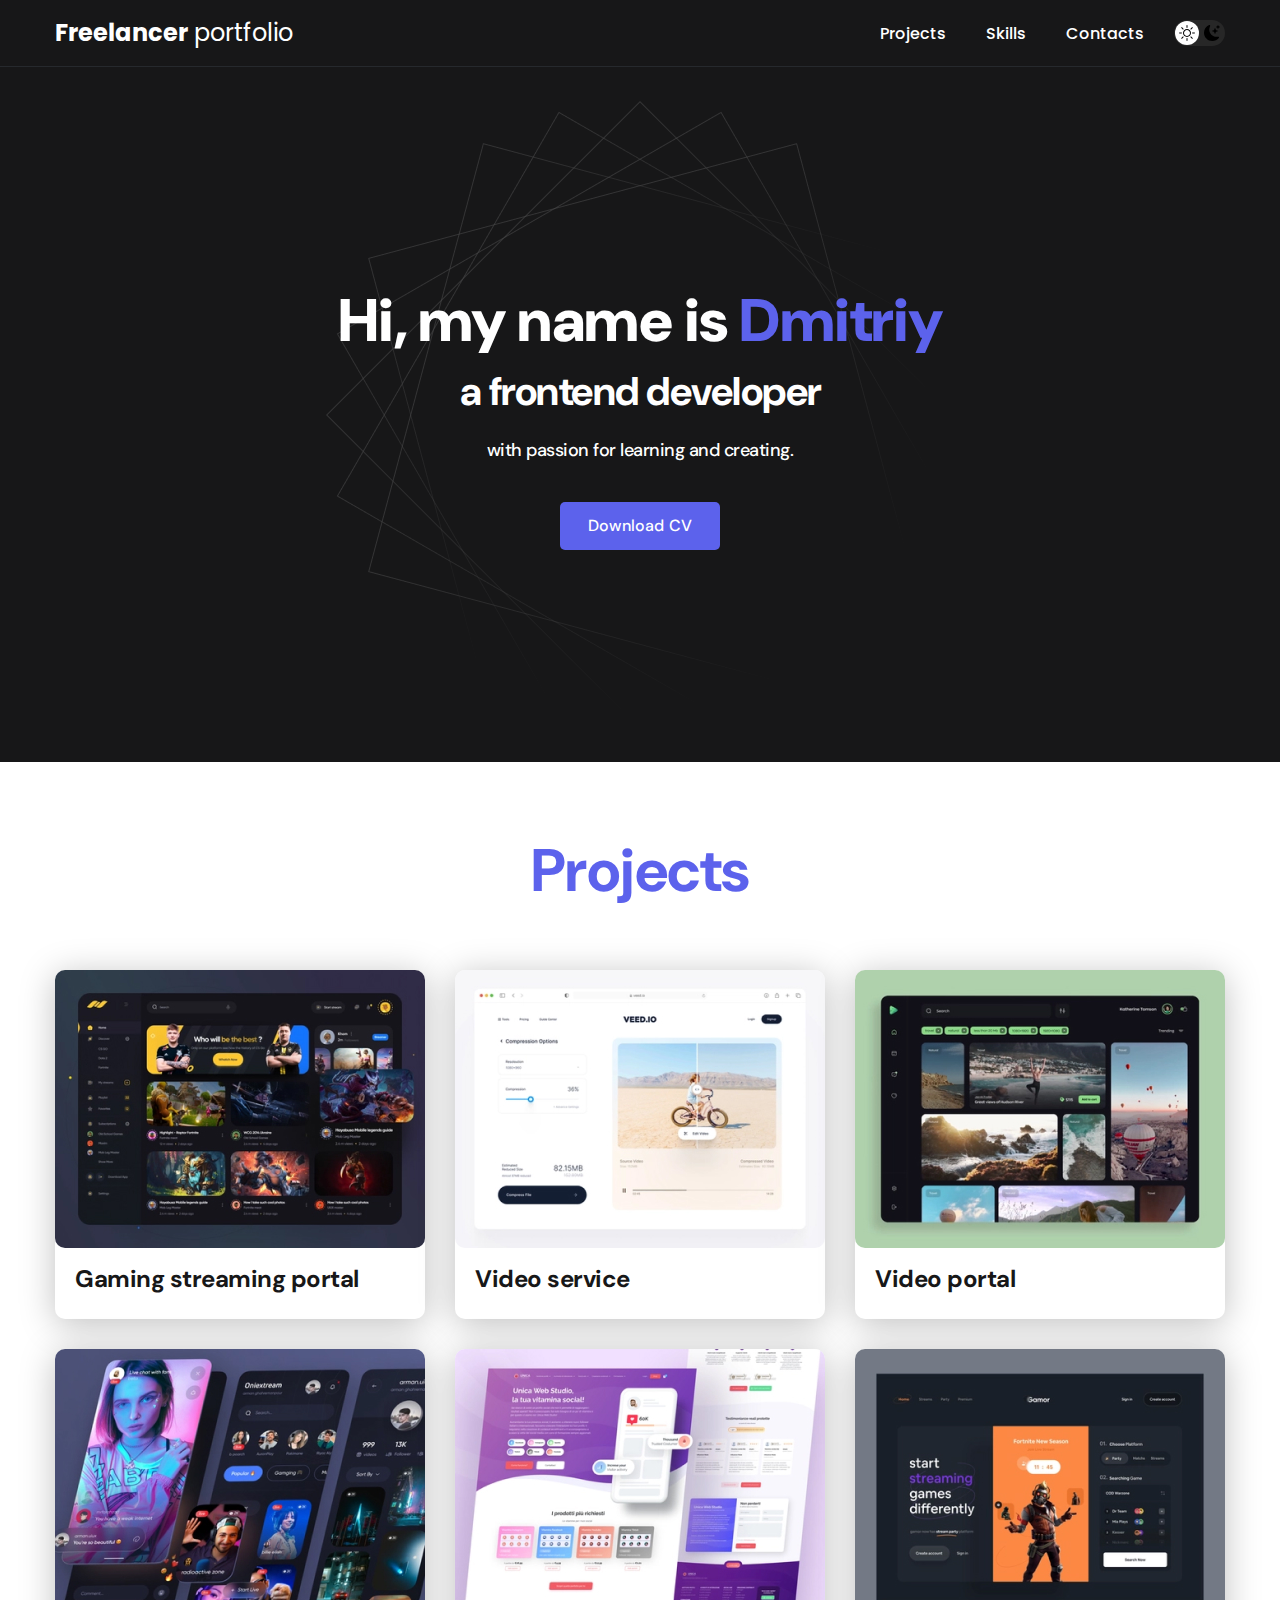
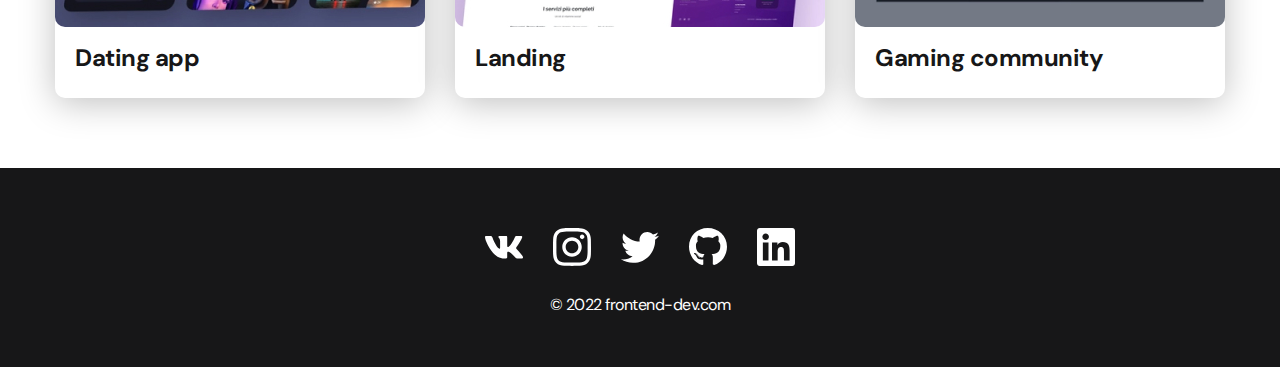
<file: index.html>
<!DOCTYPE html>
<html lang="en">

<head>
	<meta charset="UTF-8">
	<meta name="viewport" content="width=device-width, initial-scale=1.0">
	<title>Freelancer portfolio</title>
	<link rel="stylesheet" href="./css/main.css">
	<script src="./js/main.js" defer></script>
</head>

<body>
	<nav class="nav">
		<div class="container">
			<div class="nav-row">
				<a href="./index.html" class="logo"><strong>Freelancer</strong> portfolio</a>
				<button class="dark-mode-btn">
					<img src="./img/icons/sun.svg" alt="Light mode" class="dark-mode-btn__icon">
					<img src="./img/icons/moon.svg" alt="Light mode" class="dark-mode-btn__icon">
				</button>
				<ul class="nav-list">
					<li class="nav-list__item"><a href="./project-page.html" class="nav-list__link">Projects</a>
					</li>
					<li class="nav-list__item"><a href="./skills.html" class="nav-list__link">Skills</a></li>
					<li class="nav-list__itemm"><a href="./contacts.html" class="nav-list__link">Contacts</a></li>
				</ul>
			</div>
		</div>
	</nav>

	<header class="header">
		<div class="container header-container">
			<h1 class="header-title"><strong>Hi, my name is <span>Dmitriy</span></strong><br>
				a frontend developer
			</h1>
			<div class="header-text">
				<p>with passion for learning and creating.</p>
			</div>
			<a href="#!" class="header-btn">Download CV</a>
		</div>
	</header>

	<main class="section">
		<div class="container">
			<h2 class="section-title">Projects</h2>
			<ul class="projects">
				<li class="project">
					<a href="./project-page.html" class="project-link">
						<img src="./img/projects/01.jpg" alt="Gaming streaming portal" class="project-img">
						<h3 class="project-title">Gaming streaming portal</h3>
					</a>
				</li>
				<li class="project">
					<a href="./project-page.html" class="project-link">
						<img src="./img/projects/02.jpg" alt="Video service" class="project-img">
						<h3 class="project-title">Video service</h3>
					</a>
				</li>
				<li class="project">
					<a href="./project-page.html" class="project-link">
						<img src="./img/projects/03.jpg" alt="Video portal" class="project-img">
						<h3 class="project-title">Video portal</h3>
					</a>
				</li>
				<li class="project">
					<a href="./project-page.html" class="project-link">
						<img src="./img/projects/04.jpg" alt="Dating app" class="project-img">
						<h3 class="project-title">Dating app</h3>
					</a>
				</li>
				<li class="project">
					<a href="./project-page.html" class="project-link">
						<img src="./img/projects/05.jpg" alt="Landing" class="project-img">
						<h3 class="project-title">Landing</h3>
					</a>
				</li>
				<li class="project">
					<a href="./project-page.html" class="project-link">
						<img src="./img/projects/06.jpg" alt="Gaming community" class="project-img">
						<h3 class="project-title">Gaming community</h3>
					</a>
				</li>
			</ul>
		</div>
	</main>

	<footer class="footer">
		<div class="container footer-container">
			<ul class="social-list">
				<li class="social-item">
					<a href="#!" class="social-item__link">
						<img src="./img/icons/vk.svg" alt="VK">
					</a>
				</li>
				<li class="social-item">
					<a href="#!" class="social-item__link">
						<img src="./img/icons/instagram.svg" alt="Instagram">
					</a>
				</li>
				<li class="social-item">
					<a href="#!" class="social-item__link">
						<img src="./img/icons/twitter.svg" alt="Twitter">
					</a>
				</li>
				<li class="social-item">
					<a href="#!" class="social-item__link">
						<img src="./img/icons/gitHub.svg" alt="GitHub">
					</a>
				</li>
				<li class="social-item">
					<a href="#!" class="social-item__link">
						<img src="./img/icons/linkedIn.svg" alt="LinkedIn">
					</a>
				</li>
			</ul>
			<div class="copyright">
				<p>© 2022 frontend-dev.com</p>
			</div>
		</div>
	</footer>
</body>

</html>
</file>
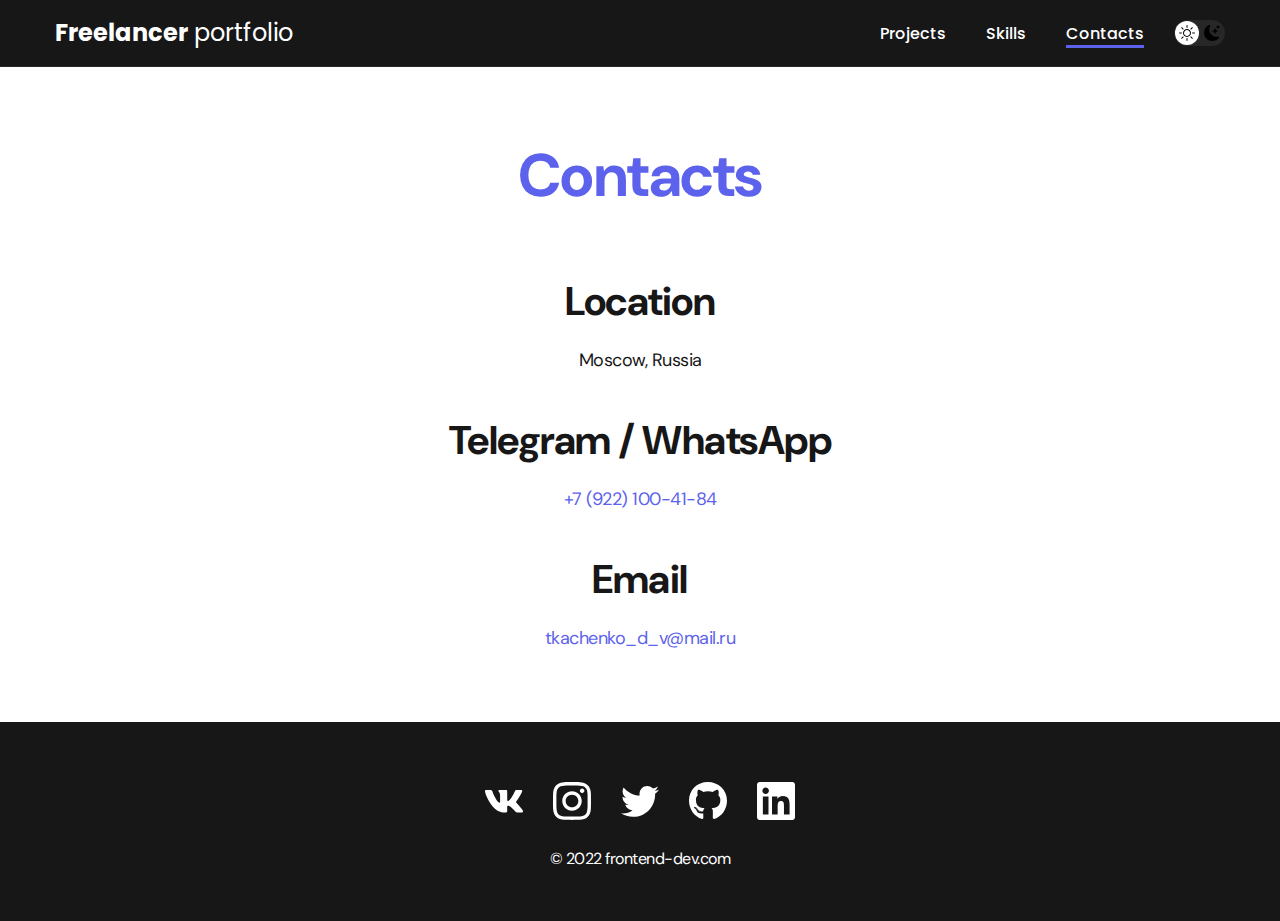
<file: contacts.html>
<!DOCTYPE html>
<html lang="en">

<head>
	<meta charset="UTF-8">
	<meta name="viewport" content="width=device-width, initial-scale=1.0">
	<title>Freelancer portfolio</title>
	<link rel="stylesheet" href="./css/main.css">
	<script src="./js/main.js" defer></script>
</head>

<body>
	<nav class="nav">
		<div class="container">
			<div class="nav-row">
				<a href="./index.html" class="logo"><strong>Freelancer</strong> portfolio</a>
				<button class="dark-mode-btn">
					<img src="./img/icons/sun.svg" alt="Light mode" class="dark-mode-btn__icon">
					<img src="./img/icons/moon.svg" alt="Light mode" class="dark-mode-btn__icon">
				</button>
				<ul class="nav-list">
					<li class="nav-list__item"><a href="./project-page.html" class="nav-list__link">Projects</a>
					</li>
					<li class="nav-list__item"><a href="./skills.html" class="nav-list__link">Skills</a>
					</li>
					<li class="nav-list__itemm"><a href="./contacts.html" class="nav-list__link nav-list__link--active">Contacts</a></li>
				</ul>
			</div>
		</div>
	</nav>

	<main class="section">
		<div class="container">
			<h1 class="section-title">Contacts</h1>
			<ul class="content-list">
				<li class="content-list__item">
					<h2 class="section-subtitle">Location</h2>
					<p>Moscow, Russia</p>
				</li>
				<li class="content-list__item">
					<h2 class="section-subtitle">Telegram / WhatsApp</h2>
					<p><a href="tel: +7 (922) 100-41-84" class="tel-link">+7 (922) 100-41-84</a></p>
				</li>
				<li class="content-list__item">
					<h2 class="section-subtitle">Email</h2>
					<p><a href="mailto: tkachenko_d_v@mail.ru?subject=Предложение о сотрудничестве">tkachenko_d_v@mail.ru</a></p>
				</li>
			</ul>
		</div>
	</main>

	<footer class="footer">
		<div class="container footer-container">
			<ul class="social-list">
				<li class="social-item">
					<a href="#!" class="social-item__link">
						<img src="./img/icons/vk.svg" alt="VK">
					</a>
				</li>
				<li class="social-item">
					<a href="#!" class="social-item__link">
						<img src="./img/icons/instagram.svg" alt="Instagram">
					</a>
				</li>
				<li class="social-item">
					<a href="#!" class="social-item__link">
						<img src="./img/icons/twitter.svg" alt="Twitter">
					</a>
				</li>
				<li class="social-item">
					<a href="#!" class="social-item__link">
						<img src="./img/icons/gitHub.svg" alt="GitHub">
					</a>
				</li>
				<li class="social-item">
					<a href="#!" class="social-item__link">
						<img src="./img/icons/linkedIn.svg" alt="LinkedIn">
					</a>
				</li>
			</ul>
			<div class="copyright">
				<p>© 2022 frontend-dev.com</p>
			</div>
		</div>
	</footer>
</body>

</html>
</file>
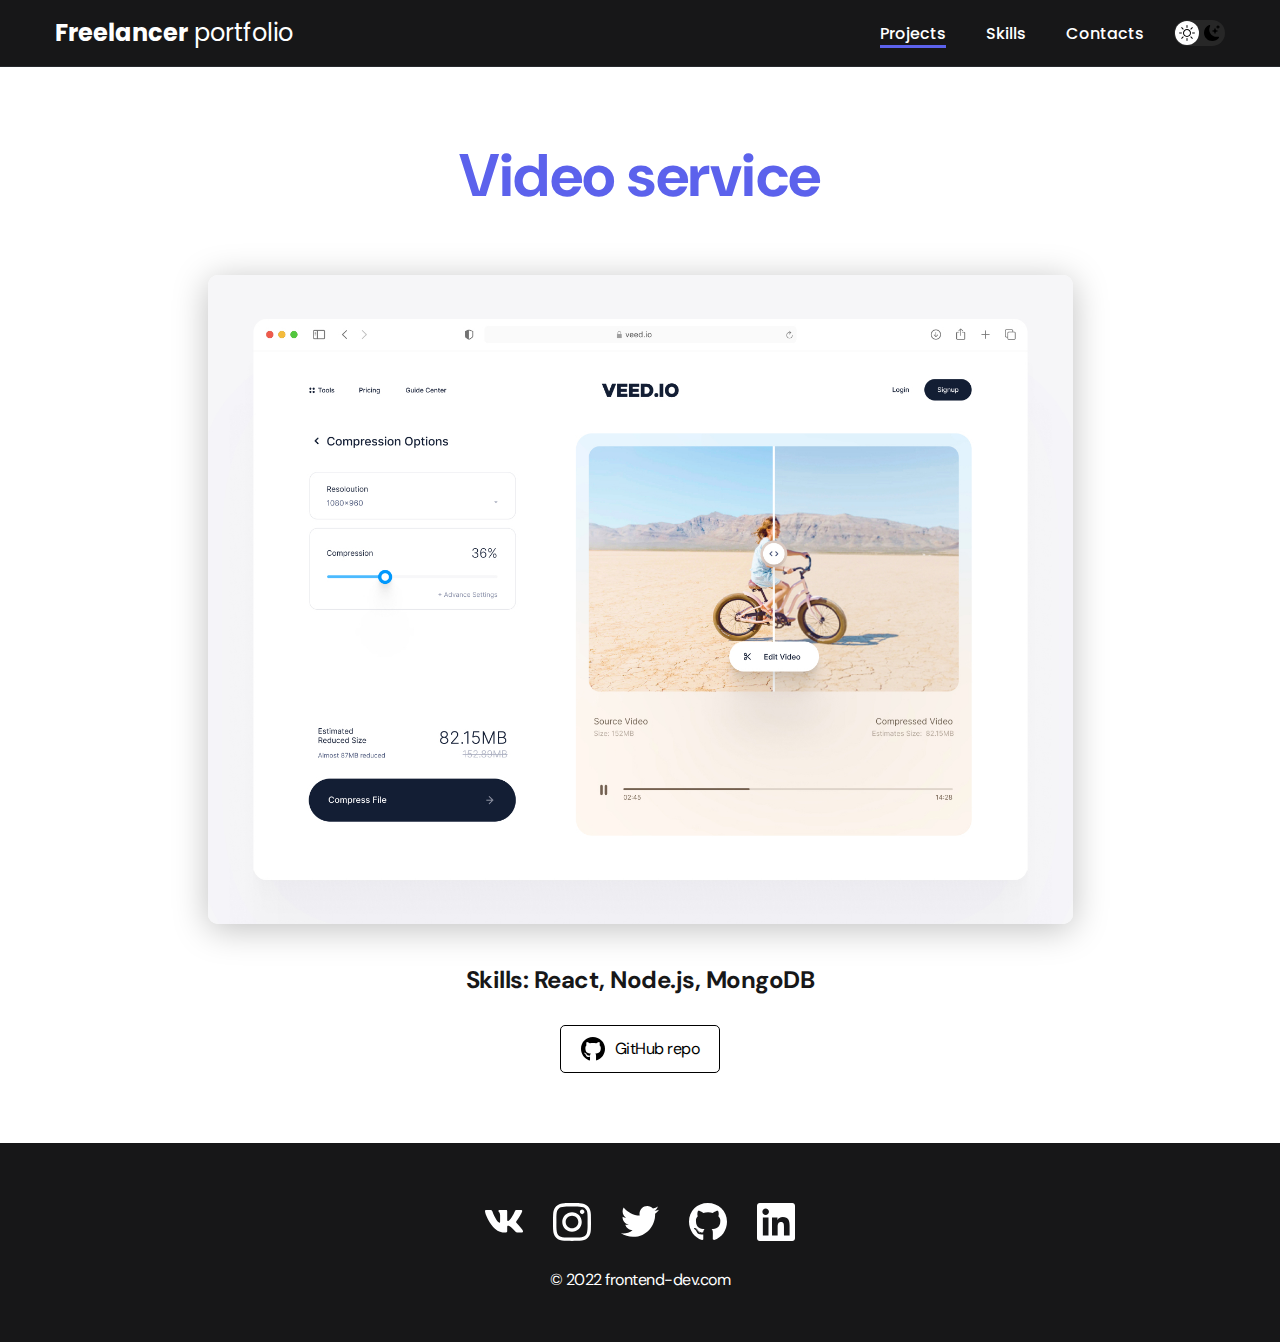
<file: project-page.html>
<!DOCTYPE html>
<html lang="en">

<head>
	<meta charset="UTF-8">
	<meta name="viewport" content="width=device-width, initial-scale=1.0">
	<title>Freelancer portfolio</title>
	<link rel="stylesheet" href="./css/main.css">
	<script src="./js/main.js" defer></script>
</head>

<body>
	<nav class="nav">
		<div class="container">
			<div class="nav-row">
				<a href="./index.html" class="logo"><strong>Freelancer</strong> portfolio</a>
				<button class="dark-mode-btn">
					<img src="./img/icons/sun.svg" alt="Light mode" class="dark-mode-btn__icon">
					<img src="./img/icons/moon.svg" alt="Light mode" class="dark-mode-btn__icon">
				</button>
				<ul class="nav-list">
					<li class="nav-list__item"><a href="./project-page.html"
							class="nav-list__link nav-list__link--active">Projects</a>
					</li>
					<li class="nav-list__item"><a href="./skills.html" class="nav-list__link">Skills</a></li>
					<li class="nav-list__itemm"><a href="./contacts.html" class="nav-list__link">Contacts</a></li>
				</ul>
			</div>
		</div>
	</nav>

	<main class="section">
		<div class="container">
			<div class="project-details">
				<h1 class="section-title">Video service</h1>
				<img src="./img/projects/02-big.jpg" alt="Video service" class="project-details__cover">
				<div class="project-details__desc">
					<p>Skills: React, Node.js, MongoDB</p>
				</div>
				<a href="#!" class="btn-outline">
					<img src="./img/icons/gitHub-black.svg" alt="GitHub">
					GitHub repo
				</a>
			</div>
		</div>
	</main>

	<footer class="footer">
		<div class="container footer-container">
			<ul class="social-list">
				<li class="social-item">
					<a href="#!" class="social-item__link">
						<img src="./img/icons/vk.svg" alt="VK">
					</a>
				</li>
				<li class="social-item">
					<a href="#!" class="social-item__link">
						<img src="./img/icons/instagram.svg" alt="Instagram">
					</a>
				</li>
				<li class="social-item">
					<a href="#!" class="social-item__link">
						<img src="./img/icons/twitter.svg" alt="Twitter">
					</a>
				</li>
				<li class="social-item">
					<a href="#!" class="social-item__link">
						<img src="./img/icons/gitHub.svg" alt="GitHub">
					</a>
				</li>
				<li class="social-item">
					<a href="#!" class="social-item__link">
						<img src="./img/icons/linkedIn.svg" alt="LinkedIn">
					</a>
				</li>
			</ul>
			<div class="copyright">
				<p>© 2022 frontend-dev.com</p>
			</div>
		</div>
	</footer>
</body>

</html>
</file>
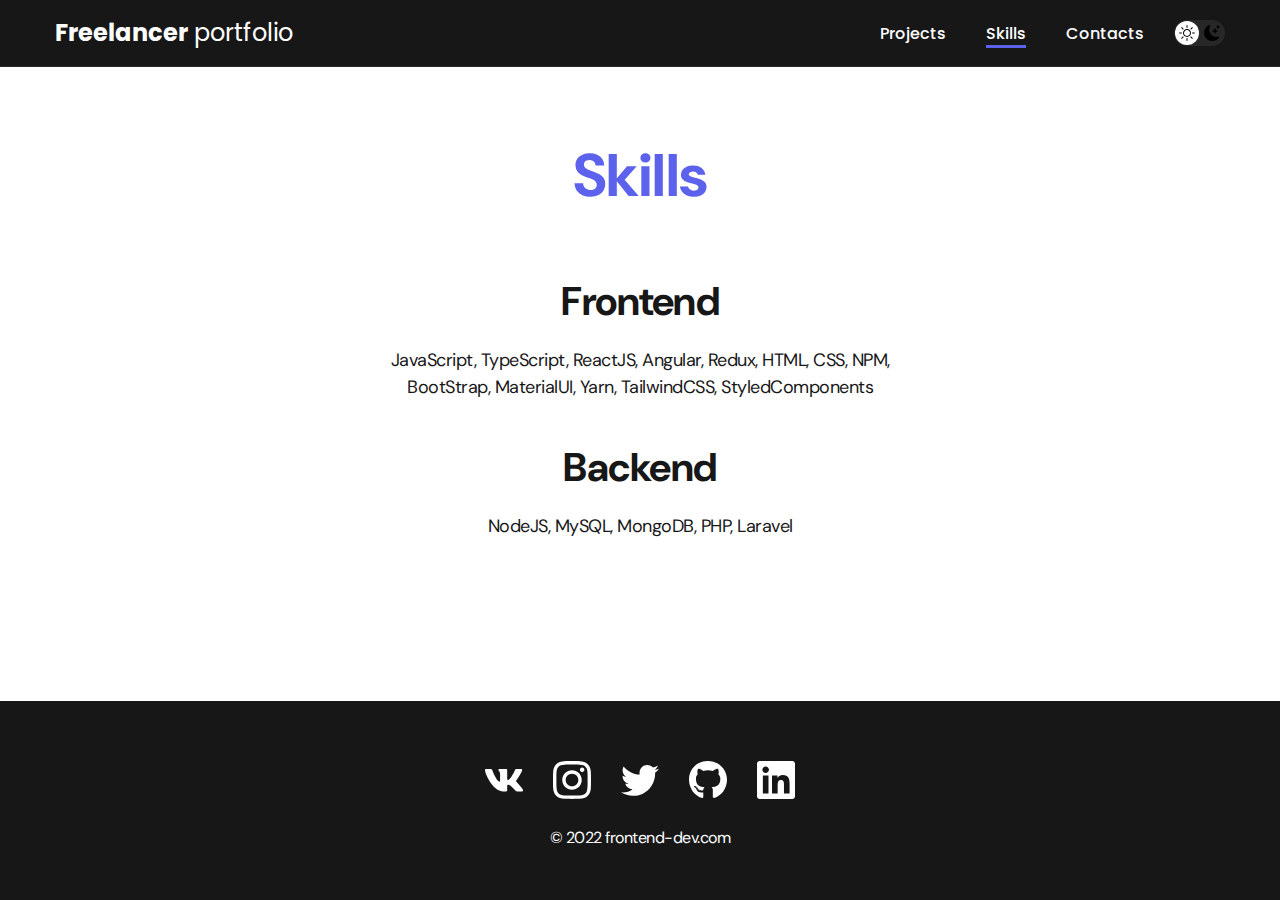
<file: skills.html>
<!DOCTYPE html>
<html lang="en">

<head>
	<meta charset="UTF-8">
	<meta name="viewport" content="width=device-width, initial-scale=1.0">
	<title>Freelancer portfolio</title>
	<link rel="stylesheet" href="./css/main.css">
	<script src="./js/main.js" defer></script>
</head>

<body>
	<nav class="nav">
		<div class="container">
			<div class="nav-row">
				<a href="./index.html" class="logo"><strong>Freelancer</strong> portfolio</a>
				<button class="dark-mode-btn">
					<img src="./img/icons/sun.svg" alt="Light mode" class="dark-mode-btn__icon">
					<img src="./img/icons/moon.svg" alt="Light mode" class="dark-mode-btn__icon">
				</button>
				<ul class="nav-list">
					<li class="nav-list__item"><a href="./project-page.html" class="nav-list__link">Projects</a>
					</li>
					<li class="nav-list__item"><a href="./skills.html" class="nav-list__link nav-list__link--active">Skills</a>
					</li>
					<li class="nav-list__itemm"><a href="./contacts.html" class="nav-list__link">Contacts</a></li>
				</ul>
			</div>
		</div>
	</nav>

	<main class="section">
		<div class="container">
			<h1 class="section-title">Skills</h1>
			<ul class="content-list">
				<li class="content-list__item">
					<h2 class="section-subtitle">Frontend</h2>
					<p>JavaScript, TypeScript, ReactJS, Angular, Redux, HTML, CSS, NPM, BootStrap, MaterialUI, Yarn, TailwindCSS,
						StyledComponents</p>
				</li>
				<li class="content-list__item">
					<h2 class="section-subtitle">Backend</h2>
					<p>NodeJS, MySQL, MongoDB, PHP, Laravel</p>
				</li>
			</ul>
		</div>
	</main>

	<footer class="footer">
		<div class="container footer-container">
			<ul class="social-list">
				<li class="social-item">
					<a href="#!" class="social-item__link">
						<img src="./img/icons/vk.svg" alt="VK">
					</a>
				</li>
				<li class="social-item">
					<a href="#!" class="social-item__link">
						<img src="./img/icons/instagram.svg" alt="Instagram">
					</a>
				</li>
				<li class="social-item">
					<a href="#!" class="social-item__link">
						<img src="./img/icons/twitter.svg" alt="Twitter">
					</a>
				</li>
				<li class="social-item">
					<a href="#!" class="social-item__link">
						<img src="./img/icons/gitHub.svg" alt="GitHub">
					</a>
				</li>
				<li class="social-item">
					<a href="#!" class="social-item__link">
						<img src="./img/icons/linkedIn.svg" alt="LinkedIn">
					</a>
				</li>
			</ul>
			<div class="copyright">
				<p>© 2022 frontend-dev.com</p>
			</div>
		</div>
	</footer>
</body>

</html>
</file>
<file: css/main.css>
@import "./reset.css";
@import url("https://fonts.googleapis.com/css2?family=DM+Sans:opsz,wght@9..40,400;9..40,500;9..40,700&family=Poppins:wght@400;500;700&display=swap");

/* 
font-family: 'DM Sans', sans-serif;
font-family: 'Poppins', sans-serif;
 */

 :root {
	--black: #171718;
	--black-border: #26292D;
	--white:	#fff;
	--purple: #5C62EC;

	--text-color: var(--black);
	--dark-bg: var(--black);
	--dark-border: var(--black-border);
	--header-text: var(--white);
	--accent: var(--purple);

	/* Light mode */

	--page-bg: var(--white);
	--text-color: var(--black);
	--project-card-bg: var(--white);
	--project-card-text: var(--black);
	--box-shadow: 0px 5px 35px 0px rgba(0, 0, 0, 0.25);

 }

 .dark {

	/* Dark mode */

	--page-bg: #252526;
	--text-color: var(--white);
	--project-card-bg: var(--black);
	--project-card-text: var(--white);
	--box-shadow: 0px 5px 35px 0px rgba(0, 0, 0, 0.8);
 }

 html, body {
	 display: flex;
	 flex-direction: column;
	min-height: 100vh;
	font-family: 'DM Sans', sans-serif;
	letter-spacing: -0.5px;
	background-color: var(--page-bg);
	color: var(--text-color);
 }

 .container {
	max-width: 1200px;
	padding: 0 15px;
	margin: 0 auto;
 }

 .none {
	display: none !important;
 }

 /* Nav */

 .nav	{
	padding: 20px 0;
	border-bottom: 1px solid var(--dark-border);
	background-color: var(--dark-bg);
	color: var(--header-text);
	letter-spacing: normal;
 }

 .nav-row {
	display: flex;
	justify-content: flex-end;
	align-items: center;
	column-gap: 30px;
	row-gap: 20px;
	flex-wrap: wrap;
 }

 .logo {
	margin-right: auto;
	color: var(--header-text);
	font-family: Poppins;
	font-size: 24px;
	font-style: normal;
	line-height: 1;
 }

 .logo strong {
	font-weight: 700;
 }

 .nav-list {
	display: flex;
	flex-wrap: wrap;
	align-items: center;
	column-gap: 40px;
	row-gap: 10px;
	font-family: Poppins;
	font-size: 16px;
	font-style: normal;
	font-weight: 500;
	line-height: normal;
 }

 .nav-list__link {
	color: var(--header-text);

	transition: opacity 0.1s ease-in;
 }

 .nav-list__link:hover {
	opacity: 0.7;
 }

 .nav-list__link--active {
	position: relative;
 }

 .nav-list__link--active::after {
	content: '';
	position: absolute;
	left: 0;
	top: 100%;
	display: block;
	height: 3px;
	width: 100%;
	background-color: var(--accent);
 }

 /* Dark mode btn */

 .dark-mode-btn {
	position: relative;
	padding: 5px;
	display: flex;
	justify-content: space-between;
	width: 51px;
	height: 26px;
	order: 3;
	border-radius: 50px;
	background-color: #272727;
 }

  .dark-mode-btn::before {
		content: '';
		position: absolute;
		top: 1px;
		left: 1px;
		display: block;
		width: 24px;
		height: 24px;
		border-radius: 50%;
		background-color: #fff;
		transition: all 0.2s ease-in;
	}

	.dark-mode-btn__icon {
		position: relative;
	}

	.dark-mode-btn--active::before {
		left: 26px;
	}

 /* Header */

 .header {
	padding: 40px 0;
	min-height: 695px;
	display: flex;
	justify-content: center;
	align-items: center;
	background-image: url('./../img/header-bg.png');
	background-repeat: no-repeat;
	background-size: auto;
	background-position: center center;
	background-color: var(--dark-bg);
	color: var(--header-text);
	text-align: center;
 }

.header-title {
	margin-bottom: 20px;
	font-size: 40px;
	font-style: normal;
	font-weight: 700;
	line-height: 1.4; 
}

.header-title strong {
	font-size: 60px;
}

.header-title span {
	color: var(--accent);
}

.header-text {
	margin-bottom: 40px;
	font-size: 18px;
	font-weight: 500;
	line-height: 1.3;
}

.header-text p + p {
	margin-top: 0.5em;
}

/* Btn */

.header-btn {
	display: inline-block;
	height: 48px;
	padding: 12px 28px;
	border-radius: 5px;
	background-color: var(--accent);
	color: var(--header-text);
	font-size: 16px;
	font-style: normal;
	font-weight: 500;
	line-height: 1.5;
	letter-spacing: 0.15px;

	transition: opacity 0.2s ease-in;
}

.header-btn:hover {
	opacity: 0.8;
}

.header-btn:active {
	position: relative;
	top: 2px;
}

.btn-outline {
	padding: 12px 20px;
	height: 48px;
	display: flex;
	gap: 10px;
	align-items: center;
	border-radius: 5px;
	border: solid 1px #000;
	background-color: #fff;
	color: #000;

	transition: opacity 0.2s ease-in;
}

.btn-outline:hover {
	opacity: 0.8;
}

.btn-outline:active {
	position: relative;
	top: 2px;
}

/* General */

.section {
	padding: 70px 0;
}

.section-title {
	margin-bottom: 60px;
	font-size: 60px;
	font-weight: 700;
	line-height: 1.3; 
	text-align: center;
	color: var(--accent);
}

.section-subtitle {
	margin-bottom: 20px;
	font-size: 40px;
	font-weight: 700;
	line-height: 1.3;
	text-align: center;
}

/* Projects */

.projects {
	display: flex;
	flex-wrap: wrap;
	gap: 30px;
	justify-content: center;
}

.project {
	max-width: 370px;
	background-color: var(--project-card-bg);
	border-radius: 10px;
	box-shadow: var(--box-shadow);


}

.project-link:hover .project-img {
	transform: scale(1.03);
}

.project-img {
	border-radius: 10px;
	transition: all 0.1s ease-in;
	}

.project-title {
	padding: 15px 20px 25px;
	font-size: 24px;
	font-weight: 700;
	line-height: 1.3;
	color: var(--project-card-text);
}

/* Project details */

.project-details {
	max-width: 865px;
	margin: 0 auto;
	display: flex;
	flex-direction: column;
	align-items: center;
	text-align: center;
}

.project-details__cover {
	max-width: 100%;
	margin-bottom: 40px;
	box-shadow: 0px 5px 35px 0px rgba(0, 0, 0, 0.25);
	border-radius: 10px;
}

.project-details__desc {
	margin-bottom: 30px;
	font-size: 24px;
	font-weight: 700;
	line-height: 1.3;
}

/* Content list */

.content-list {
	margin: 0 auto;
	max-width: 570px;
	display: flex;
	gap: 40px;
	flex-direction: column;
	align-items: center;
	text-align: center;
}

.content-list a {
	color: var(--accent);
}

.content-list__item {
	font-size: 18px;
	font-style: normal;
	font-weight: 400;
	line-height: 1.5;
}

.content-list__item p + p {
	margin-top: 0.5em;
}

/* Footer */

.footer {
	margin-top: auto;
	padding: 60px 0 50px;
	background-color: var(--dark-bg);
	color: var(--header-text);
}

.footer-container {
	display: flex;
	flex-direction: column;
	align-items: center;
	row-gap: 27px;
}

.social-list {
	display: flex;
	gap: 30px;
	align-items: center;
}

.copyright {
	font-size: 16px;
	font-weight: 400;
	line-height: 1.5;
}

.copyright p + p {
	margin-top: 0.5em;
}

@media (max-width: 620px) {
	.header {
		min-height: unset;
	}
	.header-title {
		font-size: 30px;
	}
	.header-title strong {
		font-size: 40px;
	}
	.section {
		padding: 40px 0;
	}
	.section-title {
		font-size: 40px;
		margin-bottom: 30px;
	}
	.project-title {
		font-size: 20px;
	}
	.section-subtitle {
		margin-bottom: 10px;
		font-size: 30px;
	}
	.nav-row {
		justify-content: space-between;
	}
	.dark-mode-btn {
		order: 0;
	}
	.content-list {
		gap: 20px;
	}
	.content-list__item {
		font-size: 16px;
	}
	.project-details__desc {
		margin-bottom: 20px;
		font-size: 20px;
	}
	.footer {
		padding: 40px 0 30px;
	}
	.footer-container {
		gap: 20px;
	}
	.social-list {
		gap: 20px;
	}
	.social-item {
		width: 28px;
	}
}
</file>
